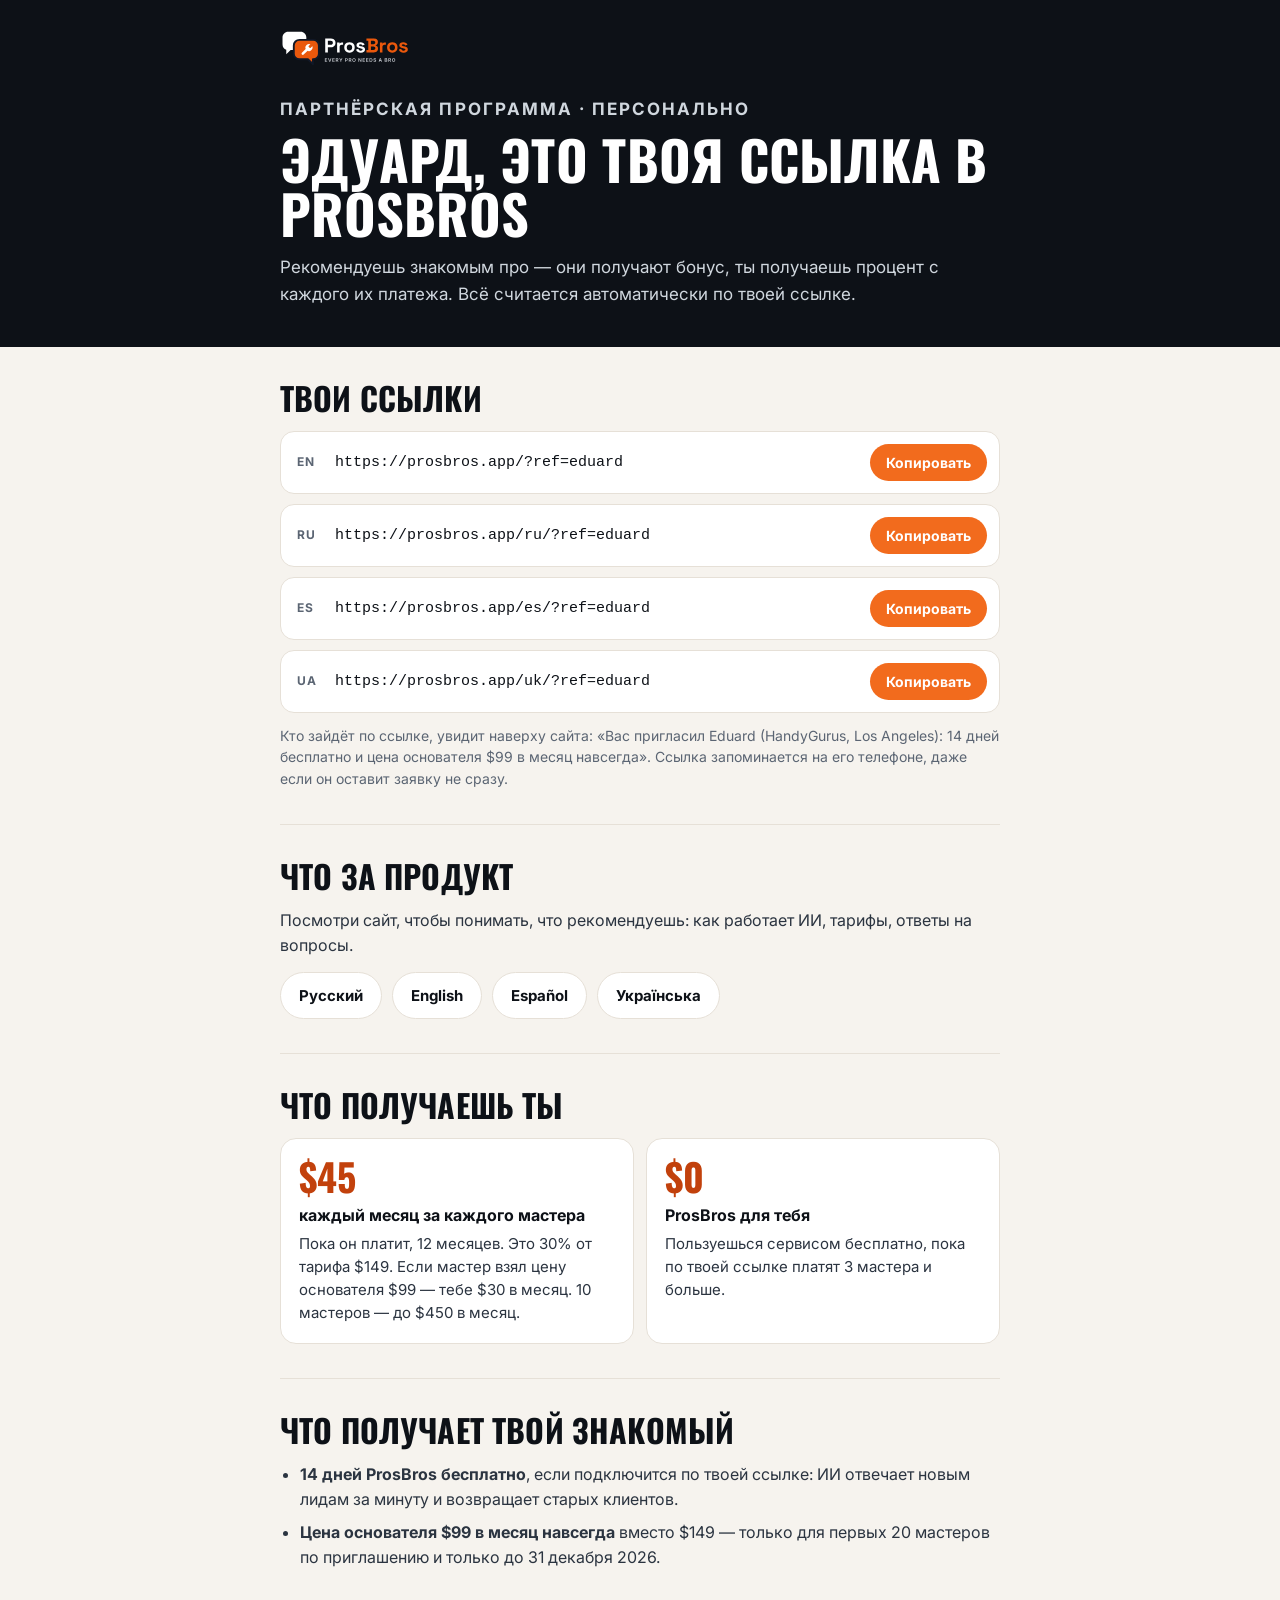
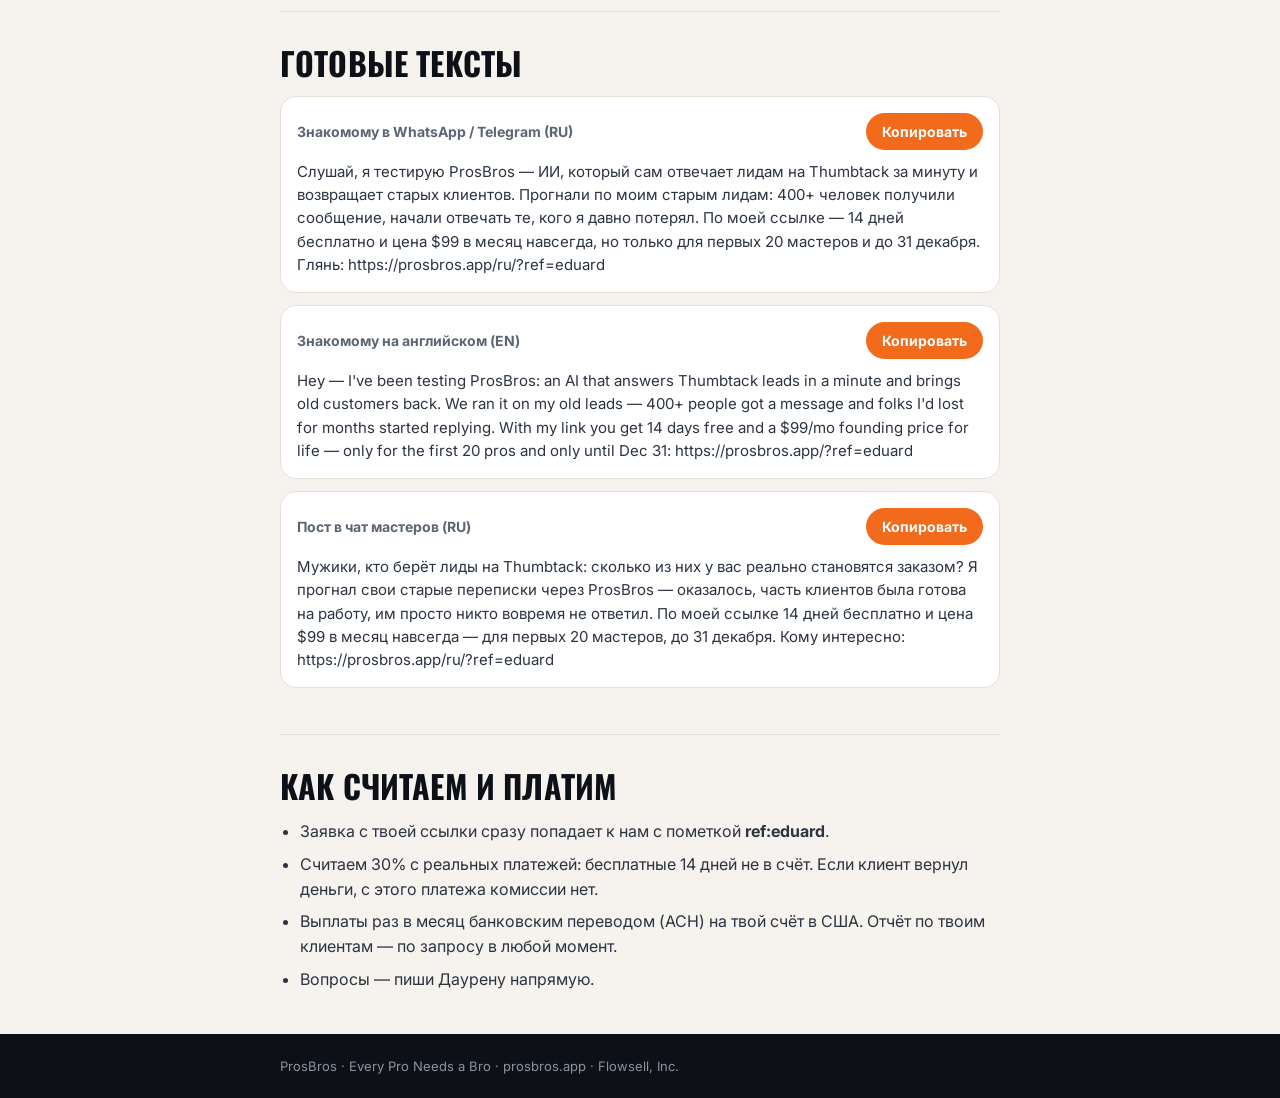
<file: partners/eduard/index.html>
<!DOCTYPE html>
<html lang="ru">
<head>
<meta charset="utf-8">
<meta name="viewport" content="width=device-width,initial-scale=1">
<meta name="robots" content="noindex,nofollow">
<title>ProsBros — партнёрская программа для Эдуарда</title>
<link rel="icon" href="/favicon.svg" type="image/svg+xml">
<link rel="preconnect" href="https://fonts.googleapis.com"><link rel="preconnect" href="https://fonts.gstatic.com" crossorigin>
<link href="https://fonts.googleapis.com/css2?family=Inter:wght@400;500;600;700;800&family=Oswald:wght@500;600;700&display=swap" rel="stylesheet">
<style>
:root{--ink:#0D1117;--ink2:#141A22;--ink3:#1C2430;--brand:#F26B1D;--brand-d:#C2410C;--brand-l:#FFB27A;--cream:#F6F3EE;--line:#E6E0D7;--t:#0D1117;--t2:#2B3440;--mute:#5B6573}
*{box-sizing:border-box}
body{margin:0;background:var(--cream);color:var(--t);font-family:Inter,system-ui,sans-serif;line-height:1.55;-webkit-font-smoothing:antialiased}
h1,h2,h3,p,ul{margin:0}
.d{font-family:Oswald,'Arial Narrow',sans-serif;text-transform:uppercase;letter-spacing:.005em}
.wrap{max-width:760px;margin:0 auto;padding:0 20px}
.hero{background:var(--ink);color:#fff;padding:28px 0 40px}
.hero img{height:40px;width:auto;display:block;margin-bottom:28px}
.eyebrow{font-size:12.5px;font-weight:700;letter-spacing:.12em;text-transform:uppercase;color:var(--brand-l)}
.hero h1{font-size:clamp(34px,7vw,54px);line-height:1;margin:10px 0 14px}
.hero p{color:#D0D7DE;font-size:17px}
section{padding:34px 0;border-bottom:1px solid var(--line)}
section:last-of-type{border-bottom:0}
h2{font-size:clamp(24px,5vw,32px);line-height:1.05;margin-bottom:16px}
.cards{display:grid;gap:12px}
@media(min-width:640px){.cards.two{grid-template-columns:1fr 1fr}}
.card{background:#fff;border:1px solid var(--line);border-radius:16px;padding:18px}
.big{font-family:Oswald,sans-serif;font-weight:700;font-size:38px;line-height:1;color:var(--brand-d)}
.card h3{font-size:16px;margin:8px 0 4px}
.card p{color:var(--t2);font-size:15px}
.link{display:flex;gap:10px;align-items:center;background:#fff;border:1px solid var(--line);border-radius:14px;padding:12px 12px 12px 16px;margin-bottom:10px}
.link .lbl{font-size:12px;font-weight:700;color:var(--mute);text-transform:uppercase;letter-spacing:.08em;min-width:28px}
.link code{flex:1;font-size:15px;word-break:break-all;color:var(--t)}
button{font-family:inherit;font-weight:700;font-size:14px;border:0;border-radius:999px;padding:10px 16px;cursor:pointer;background:var(--brand);color:#fff;white-space:nowrap}
button:hover{background:#ff7a2c}
button.ok{background:#16a34a}
.msg{background:#fff;border:1px solid var(--line);border-radius:16px;padding:16px;margin-bottom:12px}
.msg .top{display:flex;justify-content:space-between;align-items:center;gap:10px;margin-bottom:10px}
.msg .top b{font-size:14px;color:var(--mute)}
.msg pre{white-space:pre-wrap;font-family:inherit;font-size:15px;margin:0;color:var(--t2)}
ul.steps{padding-left:20px;color:var(--t2)}
ul.steps li{margin-bottom:8px}
.note{font-size:14px;color:var(--mute);margin-top:12px}
.langs{display:flex;flex-wrap:wrap;gap:10px}
.langs a{display:inline-block;text-decoration:none;font-weight:700;font-size:15px;color:var(--ink);background:#fff;border:1.5px solid var(--line);border-radius:999px;padding:11px 18px}
.langs a:hover{border-color:var(--brand);color:var(--brand-d)}
footer{background:var(--ink);color:#8B949E;font-size:13px;padding:22px 0}
</style>
</head>
<body>
<div class="hero"><div class="wrap">
<img src="/assets/logo-dark.svg" alt="ProsBros — Every Pro Needs a Bro">
<p class="eyebrow">Партнёрская программа · персонально</p>
<h1 class="d">Эдуард, это твоя ссылка в ProsBros</h1>
<p>Рекомендуешь знакомым про — они получают бонус, ты получаешь процент с каждого их платежа. Всё считается автоматически по твоей ссылке.</p>
</div></div>

<main class="wrap">
<section>
<h2 class="d">Твои ссылки</h2>
<div class="link"><span class="lbl">EN</span><code id="l-en">https://prosbros.app/?ref=eduard</code><button data-copy="l-en">Копировать</button></div>
<div class="link"><span class="lbl">RU</span><code id="l-ru">https://prosbros.app/ru/?ref=eduard</code><button data-copy="l-ru">Копировать</button></div>
<div class="link"><span class="lbl">ES</span><code id="l-es">https://prosbros.app/es/?ref=eduard</code><button data-copy="l-es">Копировать</button></div>
<div class="link"><span class="lbl">UA</span><code id="l-uk">https://prosbros.app/uk/?ref=eduard</code><button data-copy="l-uk">Копировать</button></div>
<p class="note">Кто зайдёт по ссылке, увидит наверху сайта: «Вас пригласил Eduard (HandyGurus, Los Angeles): 14 дней бесплатно и цена основателя $99 в месяц навсегда». Ссылка запоминается на его телефоне, даже если он оставит заявку не сразу.</p>
</section>

<section>
<h2 class="d">Что за продукт</h2>
<p style="color:var(--t2);margin-bottom:14px">Посмотри сайт, чтобы понимать, что рекомендуешь: как работает ИИ, тарифы, ответы на вопросы.</p>
<div class="langs"><a href="/ru/">Русский</a><a href="/">English</a><a href="/es/">Español</a><a href="/uk/">Українська</a></div>
</section>

<section>
<h2 class="d">Что получаешь ты</h2>
<div class="cards two">
<div class="card"><div class="big">$45</div><h3>каждый месяц за каждого мастера</h3><p>Пока он платит, 12 месяцев. Это 30% от тарифа $149. Если мастер взял цену основателя $99 — тебе $30 в месяц. 10 мастеров — до $450 в месяц.</p></div>
<div class="card"><div class="big">$0</div><h3>ProsBros для тебя</h3><p>Пользуешься сервисом бесплатно, пока по твоей ссылке платят 3 мастера и больше.</p></div>
</div>
</section>

<section>
<h2 class="d">Что получает твой знакомый</h2>
<ul class="steps">
<li><b>14 дней ProsBros бесплатно</b>, если подключится по твоей ссылке: ИИ отвечает новым лидам за минуту и возвращает старых клиентов.</li>
<li><b>Цена основателя $99 в месяц навсегда</b> вместо $149 — только для первых 20 мастеров по приглашению и только до 31 декабря 2026.</li>
</ul>
</section>

<section>
<h2 class="d">Готовые тексты</h2>
<div class="msg"><div class="top"><b>Знакомому в WhatsApp / Telegram (RU)</b><button data-copy="m-ru">Копировать</button></div>
<pre id="m-ru">Слушай, я тестирую ProsBros — ИИ, который сам отвечает лидам на Thumbtack за минуту и возвращает старых клиентов. Прогнали по моим старым лидам: 400+ человек получили сообщение, начали отвечать те, кого я давно потерял. По моей ссылке — 14 дней бесплатно и цена $99 в месяц навсегда, но только для первых 20 мастеров и до 31 декабря. Глянь: https://prosbros.app/ru/?ref=eduard</pre></div>
<div class="msg"><div class="top"><b>Знакомому на английском (EN)</b><button data-copy="m-en">Копировать</button></div>
<pre id="m-en">Hey — I've been testing ProsBros: an AI that answers Thumbtack leads in a minute and brings old customers back. We ran it on my old leads — 400+ people got a message and folks I'd lost for months started replying. With my link you get 14 days free and a $99/mo founding price for life — only for the first 20 pros and only until Dec 31: https://prosbros.app/?ref=eduard</pre></div>
<div class="msg"><div class="top"><b>Пост в чат мастеров (RU)</b><button data-copy="m-post">Копировать</button></div>
<pre id="m-post">Мужики, кто берёт лиды на Thumbtack: сколько из них у вас реально становятся заказом? Я прогнал свои старые переписки через ProsBros — оказалось, часть клиентов была готова на работу, им просто никто вовремя не ответил. По моей ссылке 14 дней бесплатно и цена $99 в месяц навсегда — для первых 20 мастеров, до 31 декабря. Кому интересно: https://prosbros.app/ru/?ref=eduard</pre></div>
</section>

<section>
<h2 class="d">Как считаем и платим</h2>
<ul class="steps">
<li>Заявка с твоей ссылки сразу попадает к нам с пометкой <b>ref:eduard</b>.</li>
<li>Считаем 30% с реальных платежей: бесплатные 14 дней не в счёт. Если клиент вернул деньги, с этого платежа комиссии нет.</li>
<li>Выплаты раз в месяц банковским переводом (ACH) на твой счёт в США. Отчёт по твоим клиентам — по запросу в любой момент.</li>
<li>Вопросы — пиши Даурену напрямую.</li>
</ul>
</section>
</main>

<footer><div class="wrap">ProsBros · Every Pro Needs a Bro · prosbros.app · Flowsell, Inc.</div></footer>

<script>
document.querySelectorAll('button[data-copy]').forEach(function(b){b.addEventListener('click',function(){
var t=document.getElementById(b.dataset.copy).textContent,old=b.textContent;
function done(){b.textContent='Скопировано';b.classList.add('ok');setTimeout(function(){b.textContent=old;b.classList.remove('ok');},1600);}
if(navigator.clipboard&&navigator.clipboard.writeText){navigator.clipboard.writeText(t).then(done,function(){});}
else{var a=document.createElement('textarea');a.value=t;document.body.appendChild(a);a.select();try{document.execCommand('copy');done();}catch(e){}a.remove();}
});});
</script>
</body>
</html>
</file>
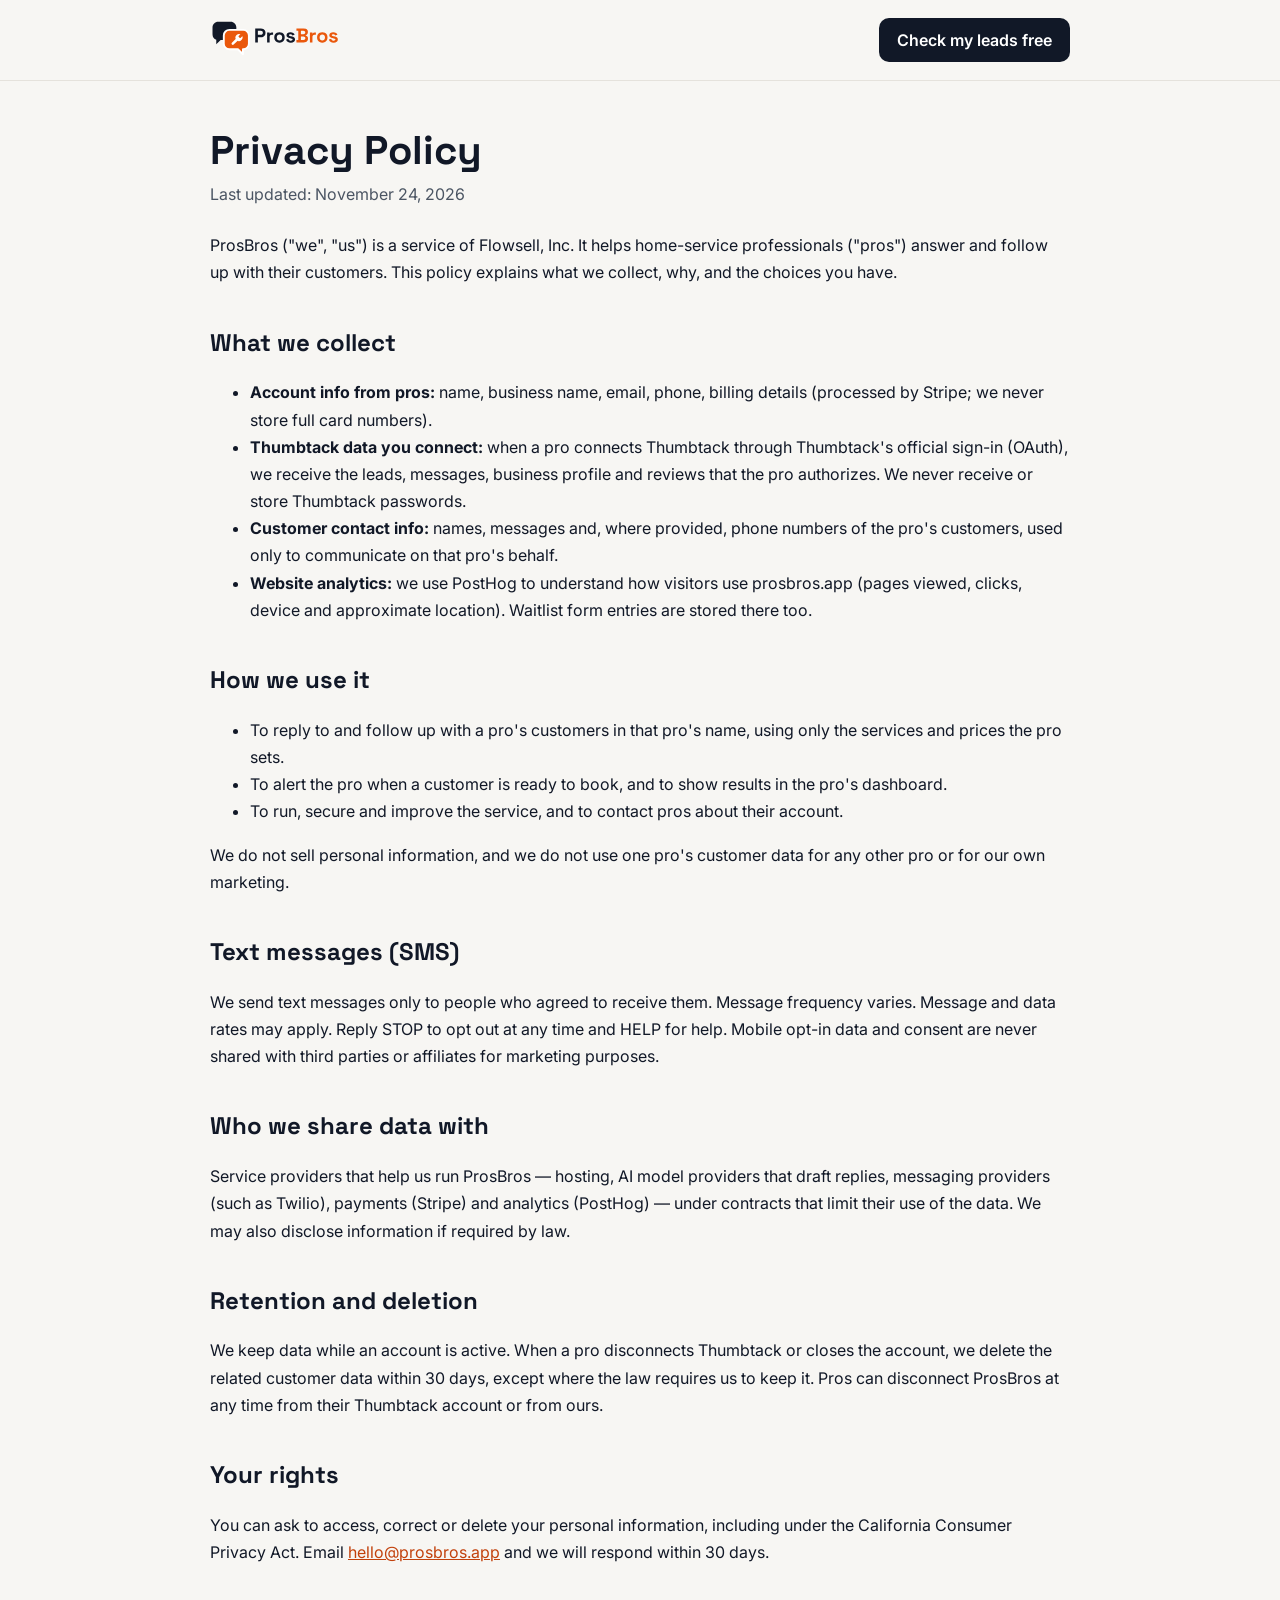
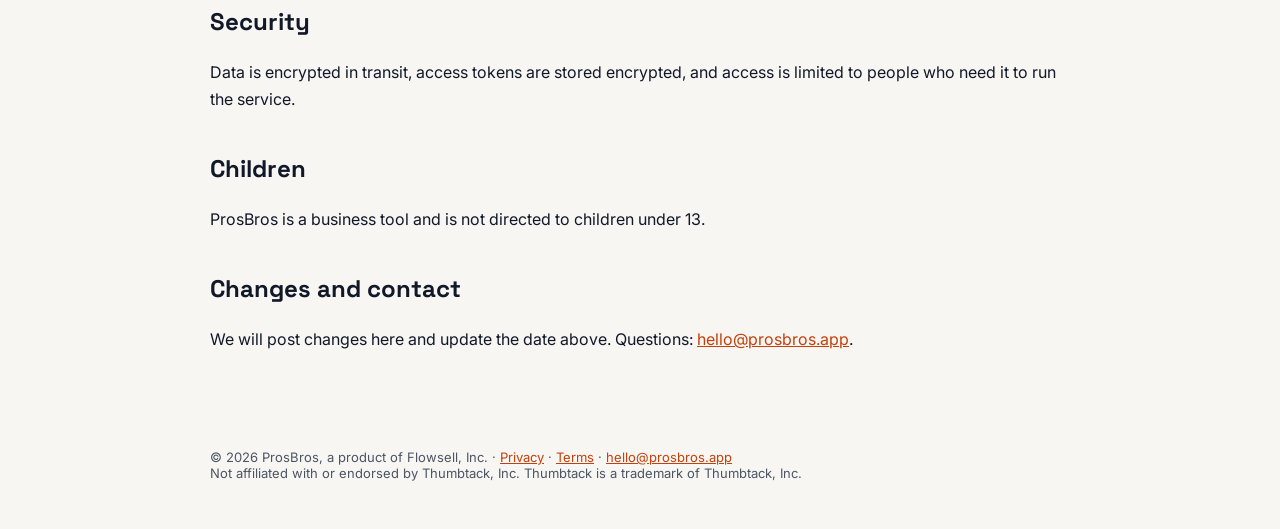
<file: privacy.html>
<!doctype html>
<html lang="en">
<head>
<meta charset="utf-8">
<meta name="viewport" content="width=device-width, initial-scale=1">
<title>Privacy Policy — ProsBros</title>
<meta name="description" content="How ProsBros collects, uses and protects data for home-service pros and their customers.">
<link rel="canonical" href="https://prosbros.app/privacy">
<meta name="theme-color" content="#111827">
<link rel="icon" href="/favicon.ico" sizes="any">
<link rel="icon" href="/favicon.svg" type="image/svg+xml">
<link rel="apple-touch-icon" href="/apple-touch-icon.png">
<link rel="manifest" href="/site.webmanifest">
<meta property="og:type" content="website">
<meta property="og:site_name" content="ProsBros">
<meta property="og:title" content="Privacy Policy — ProsBros">
<meta property="og:description" content="How ProsBros collects, uses and protects data for home-service pros and their customers.">
<meta property="og:url" content="https://prosbros.app/privacy">
<meta property="og:image" content="https://prosbros.app/og-image.png">
<meta property="og:image:width" content="1200">
<meta property="og:image:height" content="630">
<meta name="twitter:card" content="summary_large_image">
<meta name="twitter:title" content="Privacy Policy — ProsBros">
<meta name="twitter:description" content="How ProsBros collects, uses and protects data for home-service pros and their customers.">
<meta name="twitter:image" content="https://prosbros.app/og-image.png">
<link rel="preconnect" href="https://fonts.googleapis.com">
<link rel="preconnect" href="https://fonts.gstatic.com" crossorigin>
<link rel="stylesheet" href="https://fonts.googleapis.com/css2?family=Inter:wght@400;500;600;700&family=Space+Grotesk:wght@500;600;700&display=swap">
<style>
html{scroll-behavior:smooth}body{margin:0;background:#F7F6F3}a{color:#C2410C}a:hover{color:#9A3412}
input:focus,select:focus,button:focus-visible,a:focus-visible{outline:3px solid #FDBA74;outline-offset:2px}
</style>
<script>
!function(t,e){var o,n,p,r;e.__SV||(window.posthog=e,e._i=[],e.init=function(i,s,a){function g(t,e){var o=e.split(".");2==o.length&&(t=t[o[0]],e=o[1]),t[e]=function(){t.push([e].concat(Array.prototype.slice.call(arguments,0)))}}(p=t.createElement("script")).type="text/javascript",p.crossOrigin="anonymous",p.async=!0,p.src=s.api_host.replace(".i.posthog.com","-assets.i.posthog.com")+"/static/array.js",(r=t.getElementsByTagName("script")[0]).parentNode.insertBefore(p,r);var u=e;for(void 0!==a?u=e[a]=[]:a="posthog",u.people=u.people||[],u.toString=function(t){var e="posthog";return"posthog"!==a&&(e+="."+a),t||(e+=" (stub)"),e},u.people.toString=function(){return u.toString(1)+".people (stub)"},o="init capture register register_once register_for_session unregister unregister_for_session getFeatureFlag getFeatureFlagPayload isFeatureEnabled reloadFeatureFlags updateEarlyAccessFeatureEnrollment getEarlyAccessFeatures on onFeatureFlags onSessionId getSurveys getActiveMatchingSurveys renderSurvey canRenderSurvey getNextSurveyStep identify setPersonProperties group resetGroups setPersonPropertiesForFlags resetPersonPropertiesForFlags setGroupPropertiesForFlags resetGroupPropertiesForFlags reset get_distinct_id getGroups get_session_id get_session_replay_url alias set_config startSessionRecording stopSessionRecording sessionRecordingStarted captureException loadToolbar get_property getSessionProperty createPersonProfile opt_in_capturing opt_out_capturing has_opted_in_capturing has_opted_out_capturing clear_opt_in_out_capturing debug".split(" "),n=0;n<o.length;n++)g(u,o[n]);e._i.push([i,s,a])},e.__SV=1)}(document,window.posthog||[]);
posthog.init('phc_qAn2hvdsVW6jbmNr34Cai64jjH8Tg7cp7eCmxoNk42ak',{api_host:'https://us.i.posthog.com',person_profiles:'identified_only'});
</script>
</head>
<body>
<div style="font-family: Inter, system-ui, sans-serif; color: #111827">
<header style="border-bottom: 1px solid #E5E2DC"><nav aria-label="Main" style="max-width: 860px; margin: 0 auto; padding: 18px 24px; display: flex; justify-content: space-between; align-items: center; gap: 16px; flex-wrap: wrap">
<a href="/" aria-label="ProsBros home"><img src="/assets/logo-notag.svg" alt="ProsBros" width="188" height="57" style="height: 40px; width: auto"></a>
<a href="/#audit" style="background: #111827; color: #FFFFFF; text-decoration: none; padding: 12px 18px; border-radius: 10px; font-weight: 600">Check my leads free</a></nav></header>
<main style="max-width: 860px; margin: 0 auto; padding: 48px 24px 80px; font-size: 16px; line-height: 1.7">
<h1 style="font-family: 'Space Grotesk', sans-serif; font-size: 40px; line-height: 1.1; margin: 0 0 8px">Privacy Policy</h1>
<p style="color: #4B5563; margin: 0 0 24px">Last updated: November 24, 2026</p>
<p>ProsBros ("we", "us") is a service of Flowsell, Inc. It helps home-service professionals ("pros") answer and follow up with their customers. This policy explains what we collect, why, and the choices you have.</p>
<h2 style="font-family: 'Space Grotesk', sans-serif; font-size: 24px; margin: 36px 0 8px">What we collect</h2>
<ul>
<li><strong>Account info from pros:</strong> name, business name, email, phone, billing details (processed by Stripe; we never store full card numbers).</li>
<li><strong>Thumbtack data you connect:</strong> when a pro connects Thumbtack through Thumbtack's official sign-in (OAuth), we receive the leads, messages, business profile and reviews that the pro authorizes. We never receive or store Thumbtack passwords.</li>
<li><strong>Customer contact info:</strong> names, messages and, where provided, phone numbers of the pro's customers, used only to communicate on that pro's behalf.</li>
<li><strong>Website analytics:</strong> we use PostHog to understand how visitors use prosbros.app (pages viewed, clicks, device and approximate location). Waitlist form entries are stored there too.</li>
</ul>
<h2 style="font-family: 'Space Grotesk', sans-serif; font-size: 24px; margin: 36px 0 8px">How we use it</h2>
<ul>
<li>To reply to and follow up with a pro's customers in that pro's name, using only the services and prices the pro sets.</li>
<li>To alert the pro when a customer is ready to book, and to show results in the pro's dashboard.</li>
<li>To run, secure and improve the service, and to contact pros about their account.</li>
</ul>
<p>We do not sell personal information, and we do not use one pro's customer data for any other pro or for our own marketing.</p>
<h2 style="font-family: 'Space Grotesk', sans-serif; font-size: 24px; margin: 36px 0 8px">Text messages (SMS)</h2>
<p>We send text messages only to people who agreed to receive them. Message frequency varies. Message and data rates may apply. Reply STOP to opt out at any time and HELP for help. Mobile opt-in data and consent are never shared with third parties or affiliates for marketing purposes.</p>
<h2 style="font-family: 'Space Grotesk', sans-serif; font-size: 24px; margin: 36px 0 8px">Who we share data with</h2>
<p>Service providers that help us run ProsBros — hosting, AI model providers that draft replies, messaging providers (such as Twilio), payments (Stripe) and analytics (PostHog) — under contracts that limit their use of the data. We may also disclose information if required by law.</p>
<h2 style="font-family: 'Space Grotesk', sans-serif; font-size: 24px; margin: 36px 0 8px">Retention and deletion</h2>
<p>We keep data while an account is active. When a pro disconnects Thumbtack or closes the account, we delete the related customer data within 30 days, except where the law requires us to keep it. Pros can disconnect ProsBros at any time from their Thumbtack account or from ours.</p>
<h2 style="font-family: 'Space Grotesk', sans-serif; font-size: 24px; margin: 36px 0 8px">Your rights</h2>
<p>You can ask to access, correct or delete your personal information, including under the California Consumer Privacy Act. Email <a href="mailto:hello@prosbros.app">hello@prosbros.app</a> and we will respond within 30 days.</p>
<h2 style="font-family: 'Space Grotesk', sans-serif; font-size: 24px; margin: 36px 0 8px">Security</h2>
<p>Data is encrypted in transit, access tokens are stored encrypted, and access is limited to people who need it to run the service.</p>
<h2 style="font-family: 'Space Grotesk', sans-serif; font-size: 24px; margin: 36px 0 8px">Children</h2>
<p>ProsBros is a business tool and is not directed to children under 13.</p>
<h2 style="font-family: 'Space Grotesk', sans-serif; font-size: 24px; margin: 36px 0 8px">Changes and contact</h2>
<p>We will post changes here and update the date above. Questions: <a href="mailto:hello@prosbros.app">hello@prosbros.app</a>.</p>
</main>
<footer style="max-width: 860px; margin: 0 auto; padding: 0 24px 48px; font-size: 13px; color: #4B5563">© 2026 ProsBros, a product of Flowsell, Inc. · <a href="/privacy">Privacy</a> · <a href="/terms">Terms</a> · <a href="mailto:hello@prosbros.app">hello@prosbros.app</a><br>Not affiliated with or endorsed by Thumbtack, Inc. Thumbtack is a trademark of Thumbtack, Inc.</footer>
</div>
</body>
</html>
</file>
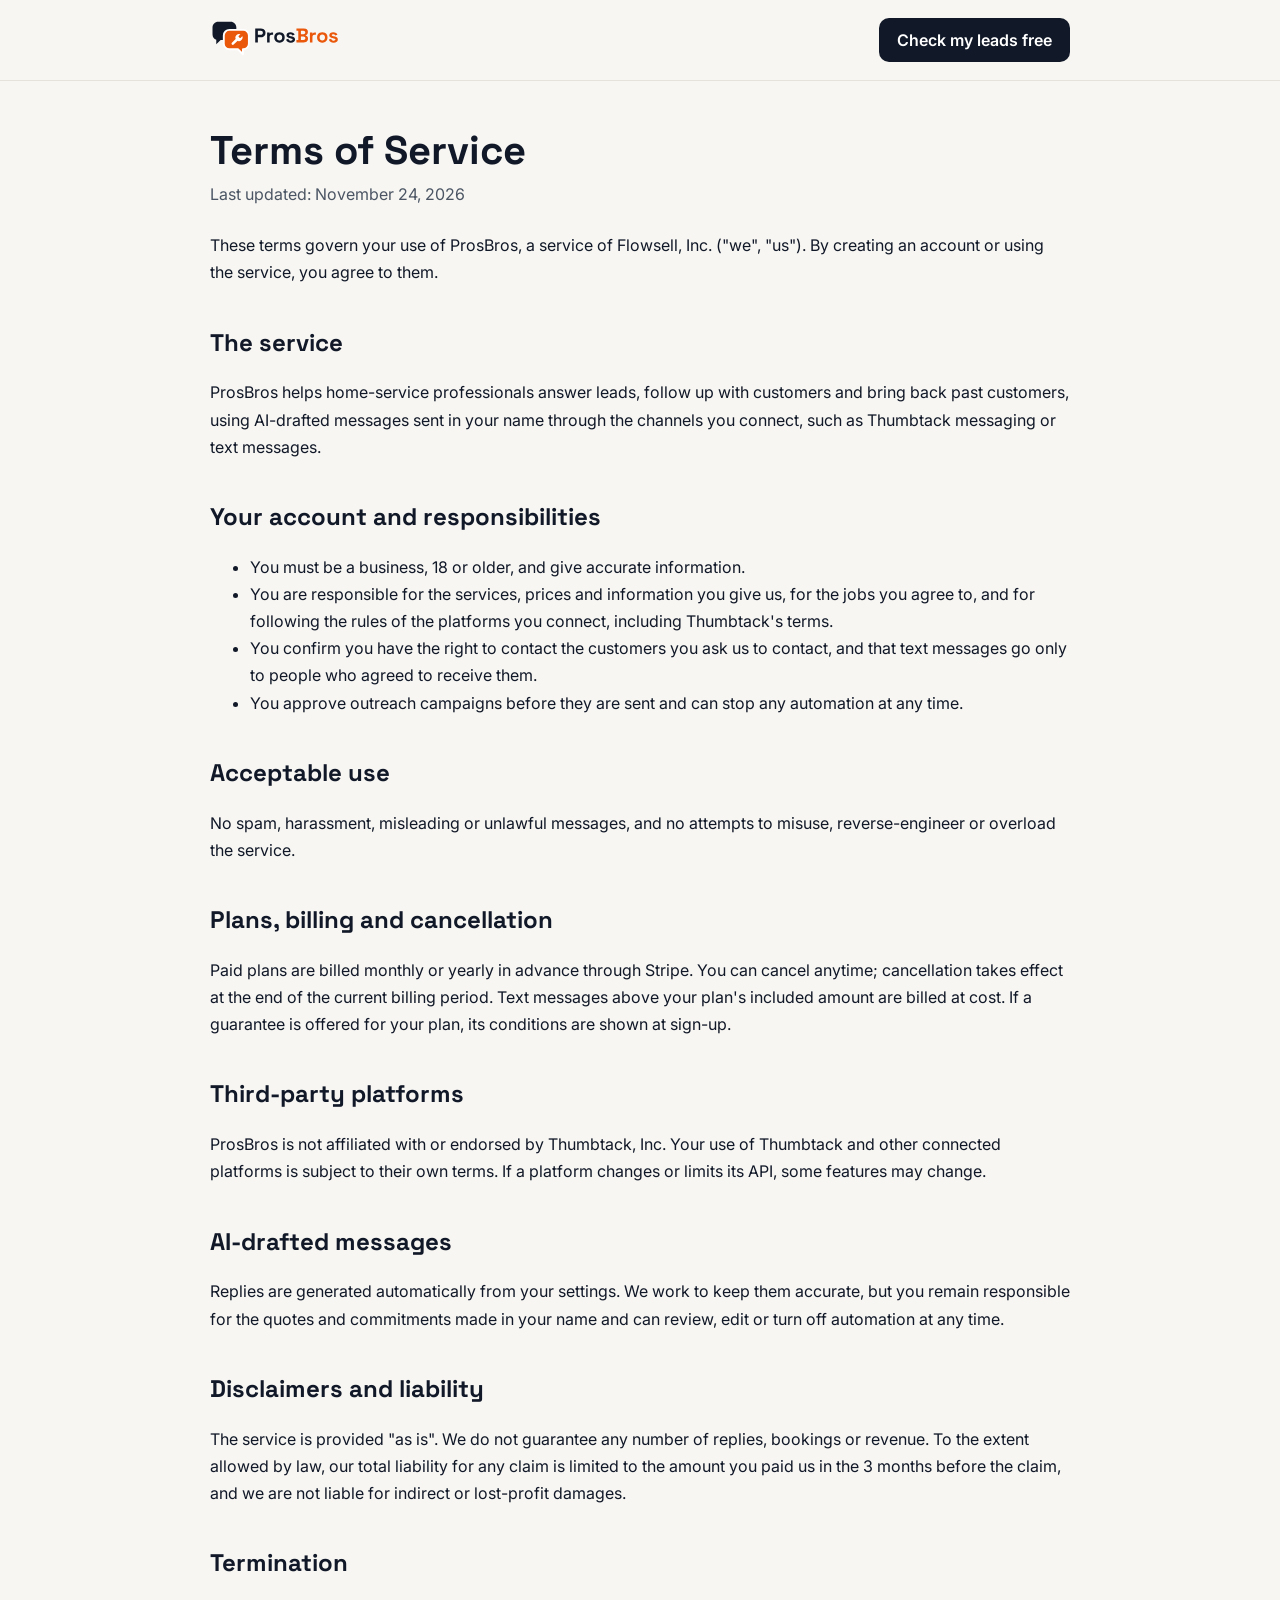
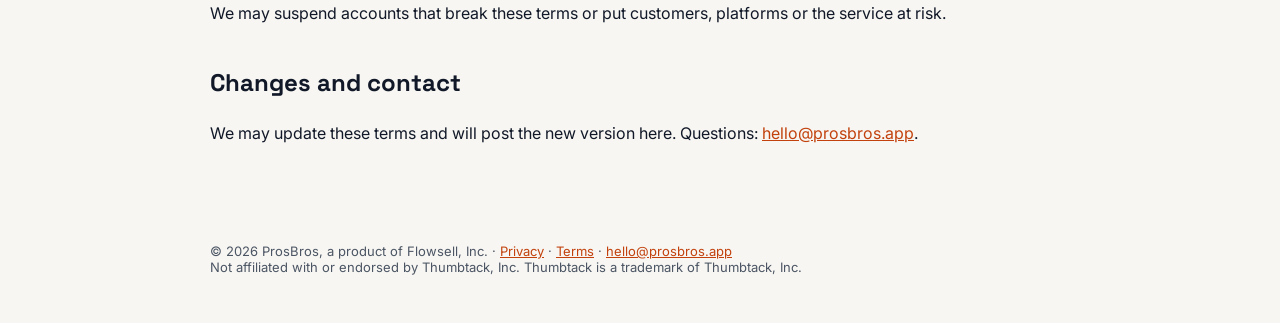
<file: terms.html>
<!doctype html>
<html lang="en">
<head>
<meta charset="utf-8">
<meta name="viewport" content="width=device-width, initial-scale=1">
<title>Terms of Service — ProsBros</title>
<meta name="description" content="The terms for using ProsBros, the lead follow-up assistant for home-service pros.">
<link rel="canonical" href="https://prosbros.app/terms">
<meta name="theme-color" content="#111827">
<link rel="icon" href="/favicon.ico" sizes="any">
<link rel="icon" href="/favicon.svg" type="image/svg+xml">
<link rel="apple-touch-icon" href="/apple-touch-icon.png">
<link rel="manifest" href="/site.webmanifest">
<meta property="og:type" content="website">
<meta property="og:site_name" content="ProsBros">
<meta property="og:title" content="Terms of Service — ProsBros">
<meta property="og:description" content="The terms for using ProsBros, the lead follow-up assistant for home-service pros.">
<meta property="og:url" content="https://prosbros.app/terms">
<meta property="og:image" content="https://prosbros.app/og-image.png">
<meta property="og:image:width" content="1200">
<meta property="og:image:height" content="630">
<meta name="twitter:card" content="summary_large_image">
<meta name="twitter:title" content="Terms of Service — ProsBros">
<meta name="twitter:description" content="The terms for using ProsBros, the lead follow-up assistant for home-service pros.">
<meta name="twitter:image" content="https://prosbros.app/og-image.png">
<link rel="preconnect" href="https://fonts.googleapis.com">
<link rel="preconnect" href="https://fonts.gstatic.com" crossorigin>
<link rel="stylesheet" href="https://fonts.googleapis.com/css2?family=Inter:wght@400;500;600;700&family=Space+Grotesk:wght@500;600;700&display=swap">
<style>
html{scroll-behavior:smooth}body{margin:0;background:#F7F6F3}a{color:#C2410C}a:hover{color:#9A3412}
input:focus,select:focus,button:focus-visible,a:focus-visible{outline:3px solid #FDBA74;outline-offset:2px}
</style>
<script>
!function(t,e){var o,n,p,r;e.__SV||(window.posthog=e,e._i=[],e.init=function(i,s,a){function g(t,e){var o=e.split(".");2==o.length&&(t=t[o[0]],e=o[1]),t[e]=function(){t.push([e].concat(Array.prototype.slice.call(arguments,0)))}}(p=t.createElement("script")).type="text/javascript",p.crossOrigin="anonymous",p.async=!0,p.src=s.api_host.replace(".i.posthog.com","-assets.i.posthog.com")+"/static/array.js",(r=t.getElementsByTagName("script")[0]).parentNode.insertBefore(p,r);var u=e;for(void 0!==a?u=e[a]=[]:a="posthog",u.people=u.people||[],u.toString=function(t){var e="posthog";return"posthog"!==a&&(e+="."+a),t||(e+=" (stub)"),e},u.people.toString=function(){return u.toString(1)+".people (stub)"},o="init capture register register_once register_for_session unregister unregister_for_session getFeatureFlag getFeatureFlagPayload isFeatureEnabled reloadFeatureFlags updateEarlyAccessFeatureEnrollment getEarlyAccessFeatures on onFeatureFlags onSessionId getSurveys getActiveMatchingSurveys renderSurvey canRenderSurvey getNextSurveyStep identify setPersonProperties group resetGroups setPersonPropertiesForFlags resetPersonPropertiesForFlags setGroupPropertiesForFlags resetGroupPropertiesForFlags reset get_distinct_id getGroups get_session_id get_session_replay_url alias set_config startSessionRecording stopSessionRecording sessionRecordingStarted captureException loadToolbar get_property getSessionProperty createPersonProfile opt_in_capturing opt_out_capturing has_opted_in_capturing has_opted_out_capturing clear_opt_in_out_capturing debug".split(" "),n=0;n<o.length;n++)g(u,o[n]);e._i.push([i,s,a])},e.__SV=1)}(document,window.posthog||[]);
posthog.init('phc_qAn2hvdsVW6jbmNr34Cai64jjH8Tg7cp7eCmxoNk42ak',{api_host:'https://us.i.posthog.com',person_profiles:'identified_only'});
</script>
</head>
<body>
<div style="font-family: Inter, system-ui, sans-serif; color: #111827">
<header style="border-bottom: 1px solid #E5E2DC"><nav aria-label="Main" style="max-width: 860px; margin: 0 auto; padding: 18px 24px; display: flex; justify-content: space-between; align-items: center; gap: 16px; flex-wrap: wrap">
<a href="/" aria-label="ProsBros home"><img src="/assets/logo-notag.svg" alt="ProsBros" width="188" height="57" style="height: 40px; width: auto"></a>
<a href="/#audit" style="background: #111827; color: #FFFFFF; text-decoration: none; padding: 12px 18px; border-radius: 10px; font-weight: 600">Check my leads free</a></nav></header>
<main style="max-width: 860px; margin: 0 auto; padding: 48px 24px 80px; font-size: 16px; line-height: 1.7">
<h1 style="font-family: 'Space Grotesk', sans-serif; font-size: 40px; line-height: 1.1; margin: 0 0 8px">Terms of Service</h1>
<p style="color: #4B5563; margin: 0 0 24px">Last updated: November 24, 2026</p>
<p>These terms govern your use of ProsBros, a service of Flowsell, Inc. ("we", "us"). By creating an account or using the service, you agree to them.</p>
<h2 style="font-family: 'Space Grotesk', sans-serif; font-size: 24px; margin: 36px 0 8px">The service</h2>
<p>ProsBros helps home-service professionals answer leads, follow up with customers and bring back past customers, using AI-drafted messages sent in your name through the channels you connect, such as Thumbtack messaging or text messages.</p>
<h2 style="font-family: 'Space Grotesk', sans-serif; font-size: 24px; margin: 36px 0 8px">Your account and responsibilities</h2>
<ul>
<li>You must be a business, 18 or older, and give accurate information.</li>
<li>You are responsible for the services, prices and information you give us, for the jobs you agree to, and for following the rules of the platforms you connect, including Thumbtack's terms.</li>
<li>You confirm you have the right to contact the customers you ask us to contact, and that text messages go only to people who agreed to receive them.</li>
<li>You approve outreach campaigns before they are sent and can stop any automation at any time.</li>
</ul>
<h2 style="font-family: 'Space Grotesk', sans-serif; font-size: 24px; margin: 36px 0 8px">Acceptable use</h2>
<p>No spam, harassment, misleading or unlawful messages, and no attempts to misuse, reverse-engineer or overload the service.</p>
<h2 style="font-family: 'Space Grotesk', sans-serif; font-size: 24px; margin: 36px 0 8px">Plans, billing and cancellation</h2>
<p>Paid plans are billed monthly or yearly in advance through Stripe. You can cancel anytime; cancellation takes effect at the end of the current billing period. Text messages above your plan's included amount are billed at cost. If a guarantee is offered for your plan, its conditions are shown at sign-up.</p>
<h2 style="font-family: 'Space Grotesk', sans-serif; font-size: 24px; margin: 36px 0 8px">Third-party platforms</h2>
<p>ProsBros is not affiliated with or endorsed by Thumbtack, Inc. Your use of Thumbtack and other connected platforms is subject to their own terms. If a platform changes or limits its API, some features may change.</p>
<h2 style="font-family: 'Space Grotesk', sans-serif; font-size: 24px; margin: 36px 0 8px">AI-drafted messages</h2>
<p>Replies are generated automatically from your settings. We work to keep them accurate, but you remain responsible for the quotes and commitments made in your name and can review, edit or turn off automation at any time.</p>
<h2 style="font-family: 'Space Grotesk', sans-serif; font-size: 24px; margin: 36px 0 8px">Disclaimers and liability</h2>
<p>The service is provided "as is". We do not guarantee any number of replies, bookings or revenue. To the extent allowed by law, our total liability for any claim is limited to the amount you paid us in the 3 months before the claim, and we are not liable for indirect or lost-profit damages.</p>
<h2 style="font-family: 'Space Grotesk', sans-serif; font-size: 24px; margin: 36px 0 8px">Termination</h2>
<p>We may suspend accounts that break these terms or put customers, platforms or the service at risk.</p>
<h2 style="font-family: 'Space Grotesk', sans-serif; font-size: 24px; margin: 36px 0 8px">Changes and contact</h2>
<p>We may update these terms and will post the new version here. Questions: <a href="mailto:hello@prosbros.app">hello@prosbros.app</a>.</p>
</main>
<footer style="max-width: 860px; margin: 0 auto; padding: 0 24px 48px; font-size: 13px; color: #4B5563">© 2026 ProsBros, a product of Flowsell, Inc. · <a href="/privacy">Privacy</a> · <a href="/terms">Terms</a> · <a href="mailto:hello@prosbros.app">hello@prosbros.app</a><br>Not affiliated with or endorsed by Thumbtack, Inc. Thumbtack is a trademark of Thumbtack, Inc.</footer>
</div>
</body>
</html>
</file>
